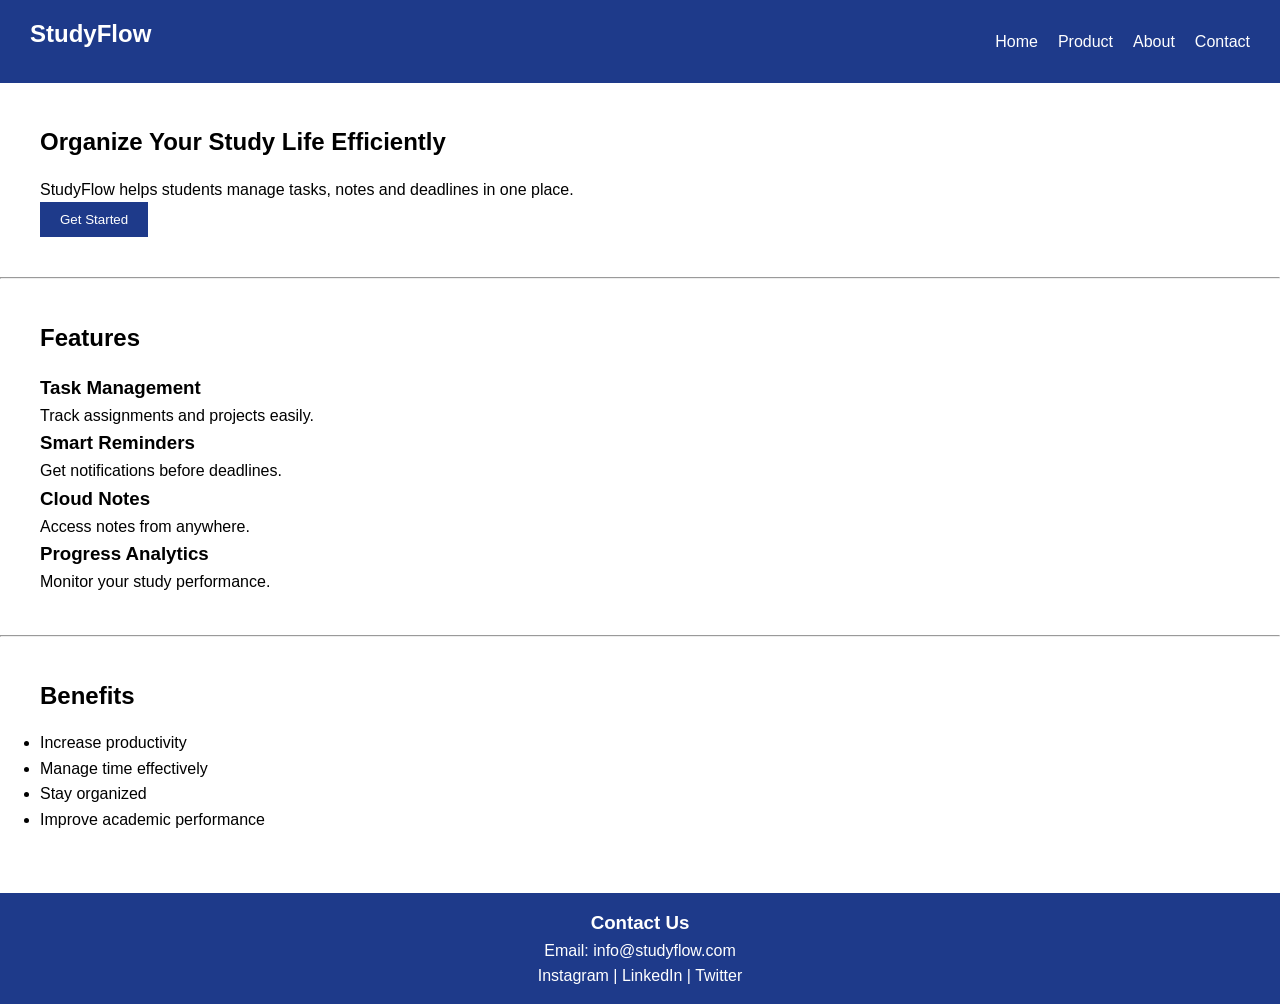
<file: index.html>
<!DOCTYPE html>
<html lang="en">
<head>
    <meta charset="UTF-8">
    <title>StudyFlow - Home</title>
    <link rel="stylesheet" href="style.css">
</head>
<body>

<header>
    <nav>
        <h2>StudyFlow</h2>

        <ul>
            <li><a href="index.html">Home</a></li>
            <li><a href="product.html">Product</a></li>
            <li><a href="about.html">About</a></li>
            <li><a href="contact.html">Contact</a></li>
        </ul>
    </nav>
</header>

<section>
    <h1>Organize Your Study Life Efficiently</h1>

    <p>
        StudyFlow helps students manage tasks,
        notes and deadlines in one place.
    </p>

    <button>Get Started</button>
</section>

<hr>

<section>
    <h2>Features</h2>

    <div>
        <h3>Task Management</h3>
        <p>Track assignments and projects easily.</p>
    </div>

    <div>
        <h3>Smart Reminders</h3>
        <p>Get notifications before deadlines.</p>
    </div>

    <div>
        <h3>Cloud Notes</h3>
        <p>Access notes from anywhere.</p>
    </div>

    <div>
        <h3>Progress Analytics</h3>
        <p>Monitor your study performance.</p>
    </div>
</section>

<hr>

<section>
    <h2>Benefits</h2>

    <ul>
        <li>Increase productivity</li>
        <li>Manage time effectively</li>
        <li>Stay organized</li>
        <li>Improve academic performance</li>
    </ul>
</section>

<footer>
    <h3>Contact Us</h3>

    <p>Email: info@studyflow.com</p>

    <p>Instagram | LinkedIn | Twitter</p>
</footer>

</body>
</html>
</file>
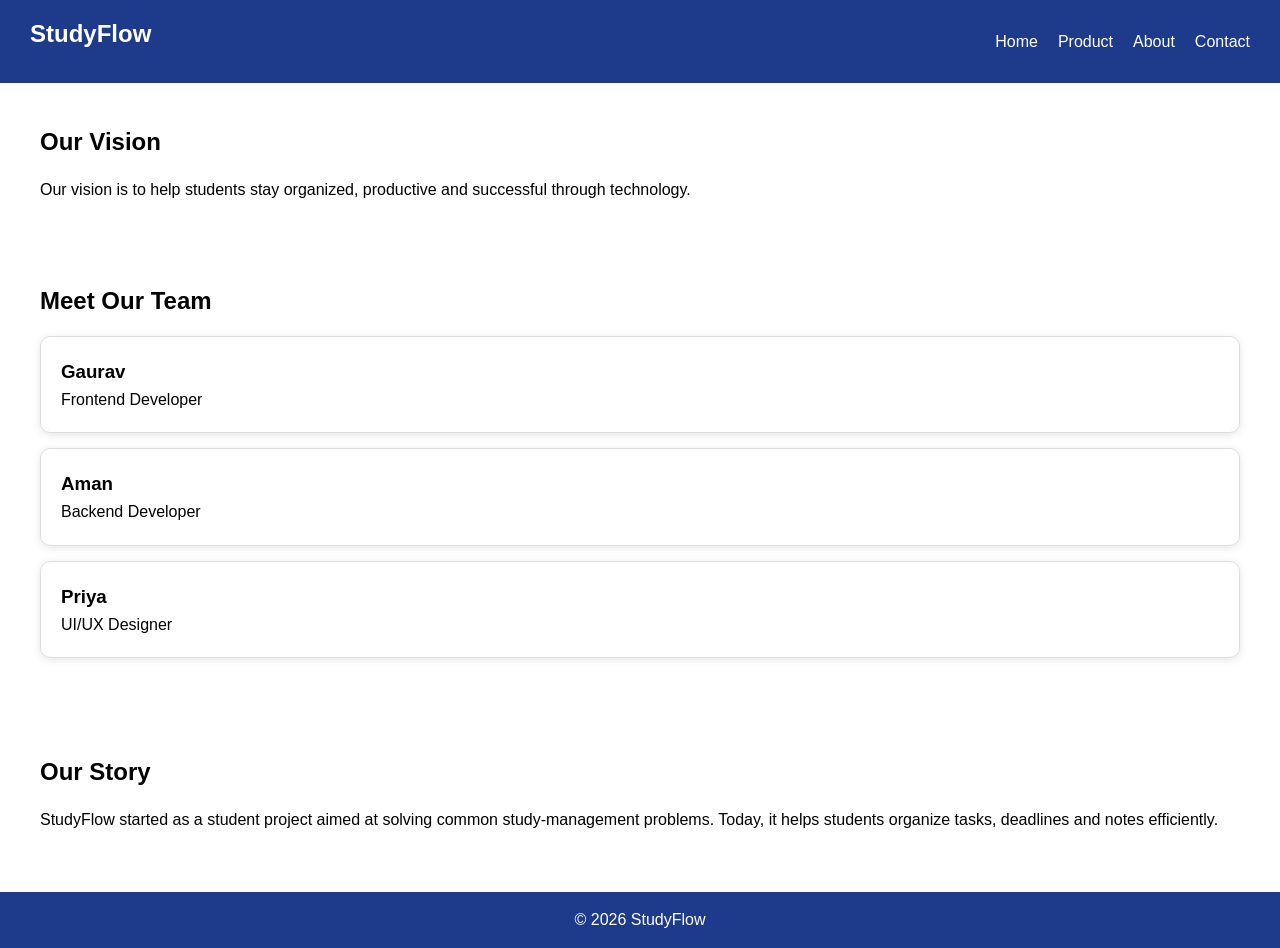
<file: about.html>
<!DOCTYPE html>
<html lang="en">
<head>
    <meta charset="UTF-8">
    <meta name="viewport" content="width=device-width, initial-scale=1.0">
    <title>StudyFlow - About</title>
    <link rel="stylesheet" href="style.css">
</head>
<body>

<header>
    <nav>
        <h2>StudyFlow</h2>

        <ul>
            <li><a href="index.html">Home</a></li>
            <li><a href="product.html">Product</a></li>
            <li><a href="about.html">About</a></li>
            <li><a href="contact.html">Contact</a></li>
        </ul>
    </nav>
</header>

<section>
    <h1>Our Vision</h1>

    <p>
        Our vision is to help students stay organized,
        productive and successful through technology.
    </p>
</section>

<section>
    <h2>Meet Our Team</h2>

    <div class="card">
        <h3>Gaurav</h3>
        <p>Frontend Developer</p>
    </div>

    <div class="card">
        <h3>Aman</h3>
        <p>Backend Developer</p>
    </div>

    <div class="card">
        <h3>Priya</h3>
        <p>UI/UX Designer</p>
    </div>
</section>

<section>
    <h2>Our Story</h2>

    <p>
        StudyFlow started as a student project aimed at
        solving common study-management problems.
        Today, it helps students organize tasks,
        deadlines and notes efficiently.
    </p>
</section>

<footer>
    <p>© 2026 StudyFlow</p>
</footer>

</body>
</html>
</file>
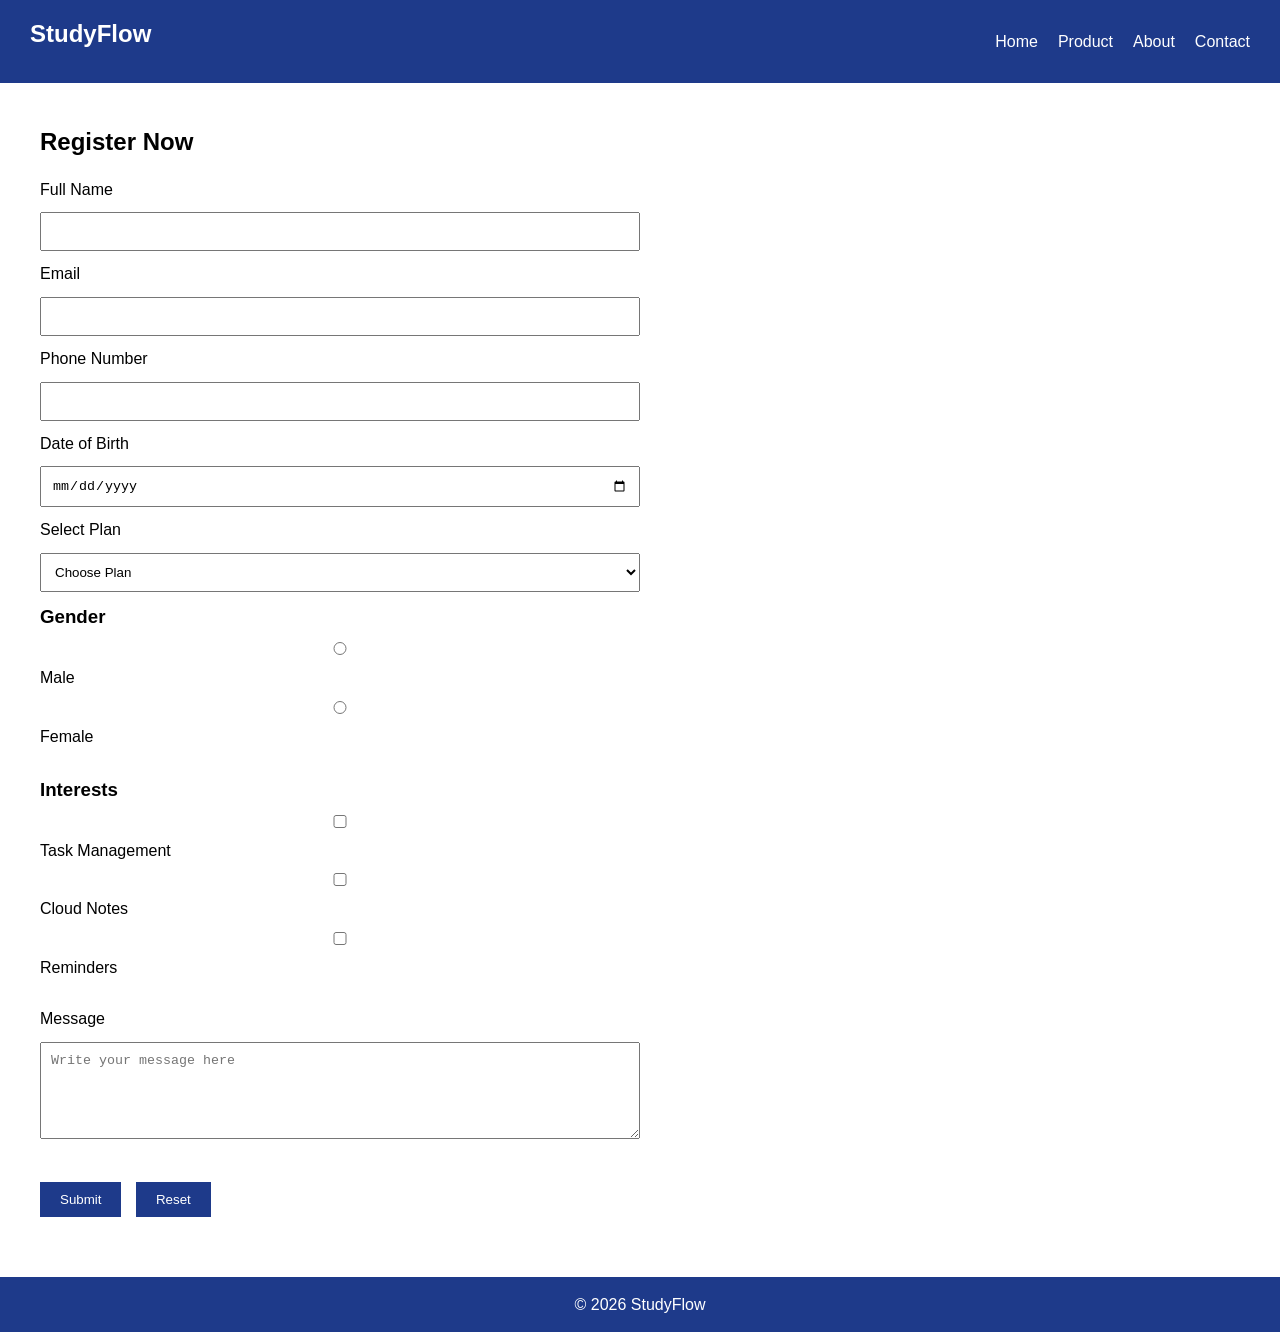
<file: contact.html>
<!DOCTYPE html>
<html lang="en">
<head>
    <meta charset="UTF-8">
    <meta name="viewport" content="width=device-width, initial-scale=1.0">
    <title>StudyFlow - Contact</title>
    <link rel="stylesheet" href="style.css">
</head>
<body>

<header>
    <nav>
        <h2>StudyFlow</h2>

        <ul>
            <li><a href="index.html">Home</a></li>
            <li><a href="product.html">Product</a></li>
            <li><a href="about.html">About</a></li>
            <li><a href="contact.html">Contact</a></li>
        </ul>
    </nav>
</header>

<section>

<h1>Register Now</h1>

<form>

<label>Full Name</label>
<input type="text" required>

<label>Email</label>
<input type="email" required>

<label>Phone Number</label>
<input type="tel" required>

<label>Date of Birth</label>
<input type="date" required>

<label>Select Plan</label>
<select required>
    <option value="">Choose Plan</option>
    <option>Basic</option>
    <option>Premium</option>
    <option>Pro</option>
</select>

<h3>Gender</h3>

<input type="radio" name="gender" required>
<label>Male</label>

<input type="radio" name="gender">
<label>Female</label>

<br><br>

<h3>Interests</h3>

<input type="checkbox">
<label>Task Management</label>

<input type="checkbox">
<label>Cloud Notes</label>

<input type="checkbox">
<label>Reminders</label>

<br><br>

<label>Message</label>

<textarea rows="5" cols="40"
placeholder="Write your message here"></textarea>

<br><br>

<button type="submit">Submit</button>

<button type="reset">Reset</button>

</form>

</section>

<footer>
    <p>© 2026 StudyFlow</p>
</footer>

</body>
</html>
</file>
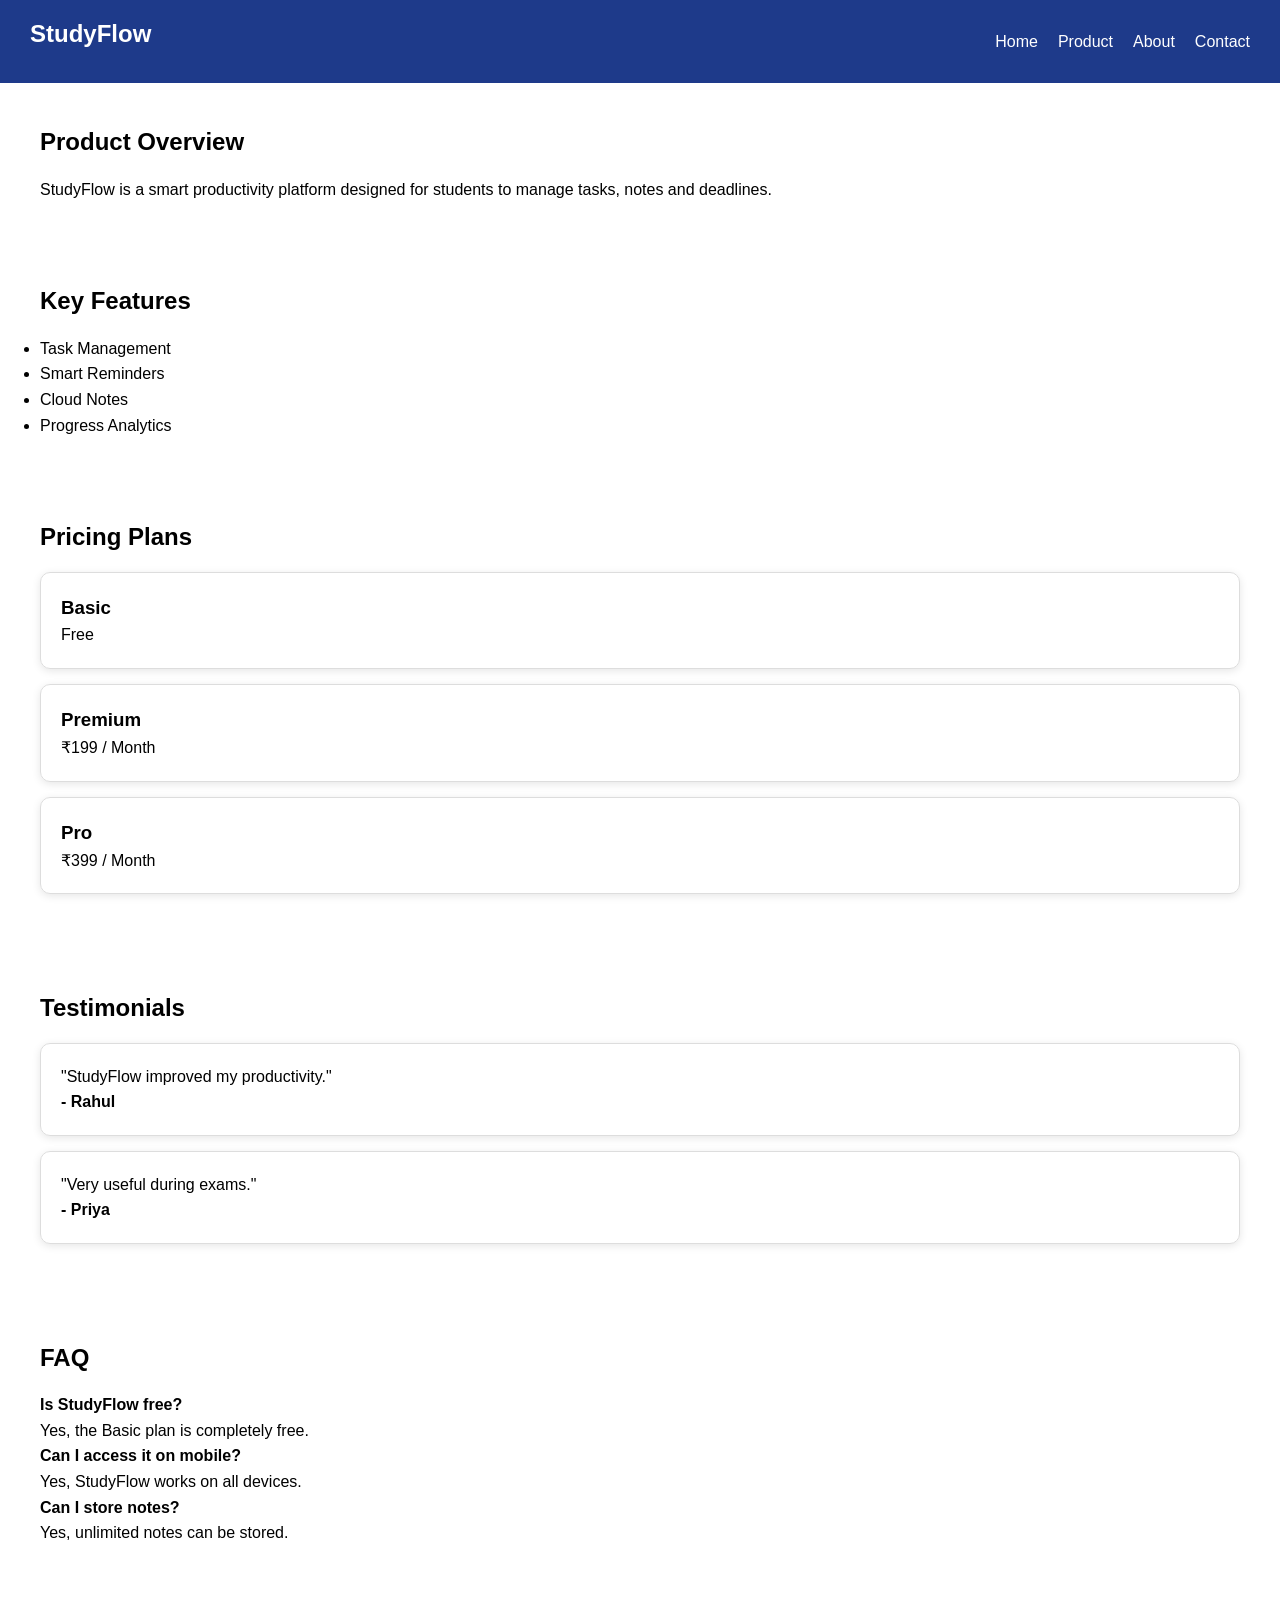
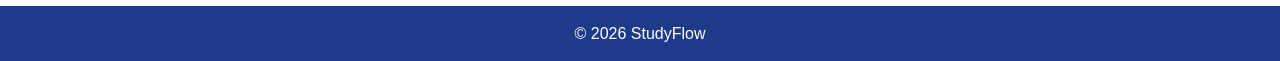
<file: product.html>
<!DOCTYPE html>
<html lang="en">
<head>
    <meta charset="UTF-8">
    <meta name="viewport" content="width=device-width, initial-scale=1.0">
    <title>StudyFlow - Product</title>
    <link rel="stylesheet" href="style.css">
</head>
<body>

<header>
    <nav>
        <h2>StudyFlow</h2>

        <ul>
            <li><a href="index.html">Home</a></li>
            <li><a href="product.html">Product</a></li>
            <li><a href="about.html">About</a></li>
            <li><a href="contact.html">Contact</a></li>
        </ul>
    </nav>
</header>

<section>
    <h1>Product Overview</h1>

    <p>
        StudyFlow is a smart productivity platform designed
        for students to manage tasks, notes and deadlines.
    </p>
</section>

<section>
    <h2>Key Features</h2>

    <ul>
        <li>Task Management</li>
        <li>Smart Reminders</li>
        <li>Cloud Notes</li>
        <li>Progress Analytics</li>
    </ul>
</section>

<section>
    <h2>Pricing Plans</h2>

    <div class="card">
        <h3>Basic</h3>
        <p>Free</p>
    </div>

    <div class="card">
        <h3>Premium</h3>
        <p>₹199 / Month</p>
    </div>

    <div class="card">
        <h3>Pro</h3>
        <p>₹399 / Month</p>
    </div>
</section>

<section>
    <h2>Testimonials</h2>

    <div class="card">
        <p>"StudyFlow improved my productivity."</p>
        <h4>- Rahul</h4>
    </div>

    <div class="card">
        <p>"Very useful during exams."</p>
        <h4>- Priya</h4>
    </div>
</section>

<section>
    <h2>FAQ</h2>

    <h4>Is StudyFlow free?</h4>
    <p>Yes, the Basic plan is completely free.</p>

    <h4>Can I access it on mobile?</h4>
    <p>Yes, StudyFlow works on all devices.</p>

    <h4>Can I store notes?</h4>
    <p>Yes, unlimited notes can be stored.</p>
</section>

<footer>
    <p>© 2026 StudyFlow</p>
</footer>

</body>
</html>
</file>
<file: style.css>
*{
    margin:0;
    padding:0;
    box-sizing:border-box;
}

body{
    font-family:Arial, sans-serif;
    line-height:1.6;
}

nav{
    background:#1e3a8a;
    color:white;
    padding:15px 30px;
    display:flex;
    justify-content:space-between;
    align-items:center;
}

nav ul{
    list-style:none;
    display:flex;
    gap:20px;
}

nav a{
    color:white;
    text-decoration:none;
}

nav a:hover{
    color:yellow;
}

section{
    padding:40px;
}

h1,h2{
    margin-bottom:15px;
}

.card{
    border:1px solid #ddd;
    padding:20px;
    margin:15px 0;
    border-radius:10px;
    box-shadow:0 2px 8px rgba(0,0,0,0.1);
}

footer{
    background:#1e3a8a;
    color:white;
    text-align:center;
    padding:15px;
    margin-top:20px;
}

form{
    max-width:600px;
}

input,
select,
textarea{
    width:100%;
    padding:10px;
    margin:10px 0;
}

button{
    padding:10px 20px;
    background:#1e3a8a;
    color:white;
    border:none;
    cursor:pointer;
    margin-right:10px;
}

button:hover{
    background:#2563eb;
}

@media(max-width:768px){

    nav{
        flex-direction:column;
    }

    nav ul{
        flex-direction:column;
        text-align:center;
        margin-top:10px;
    }
}
</file>
